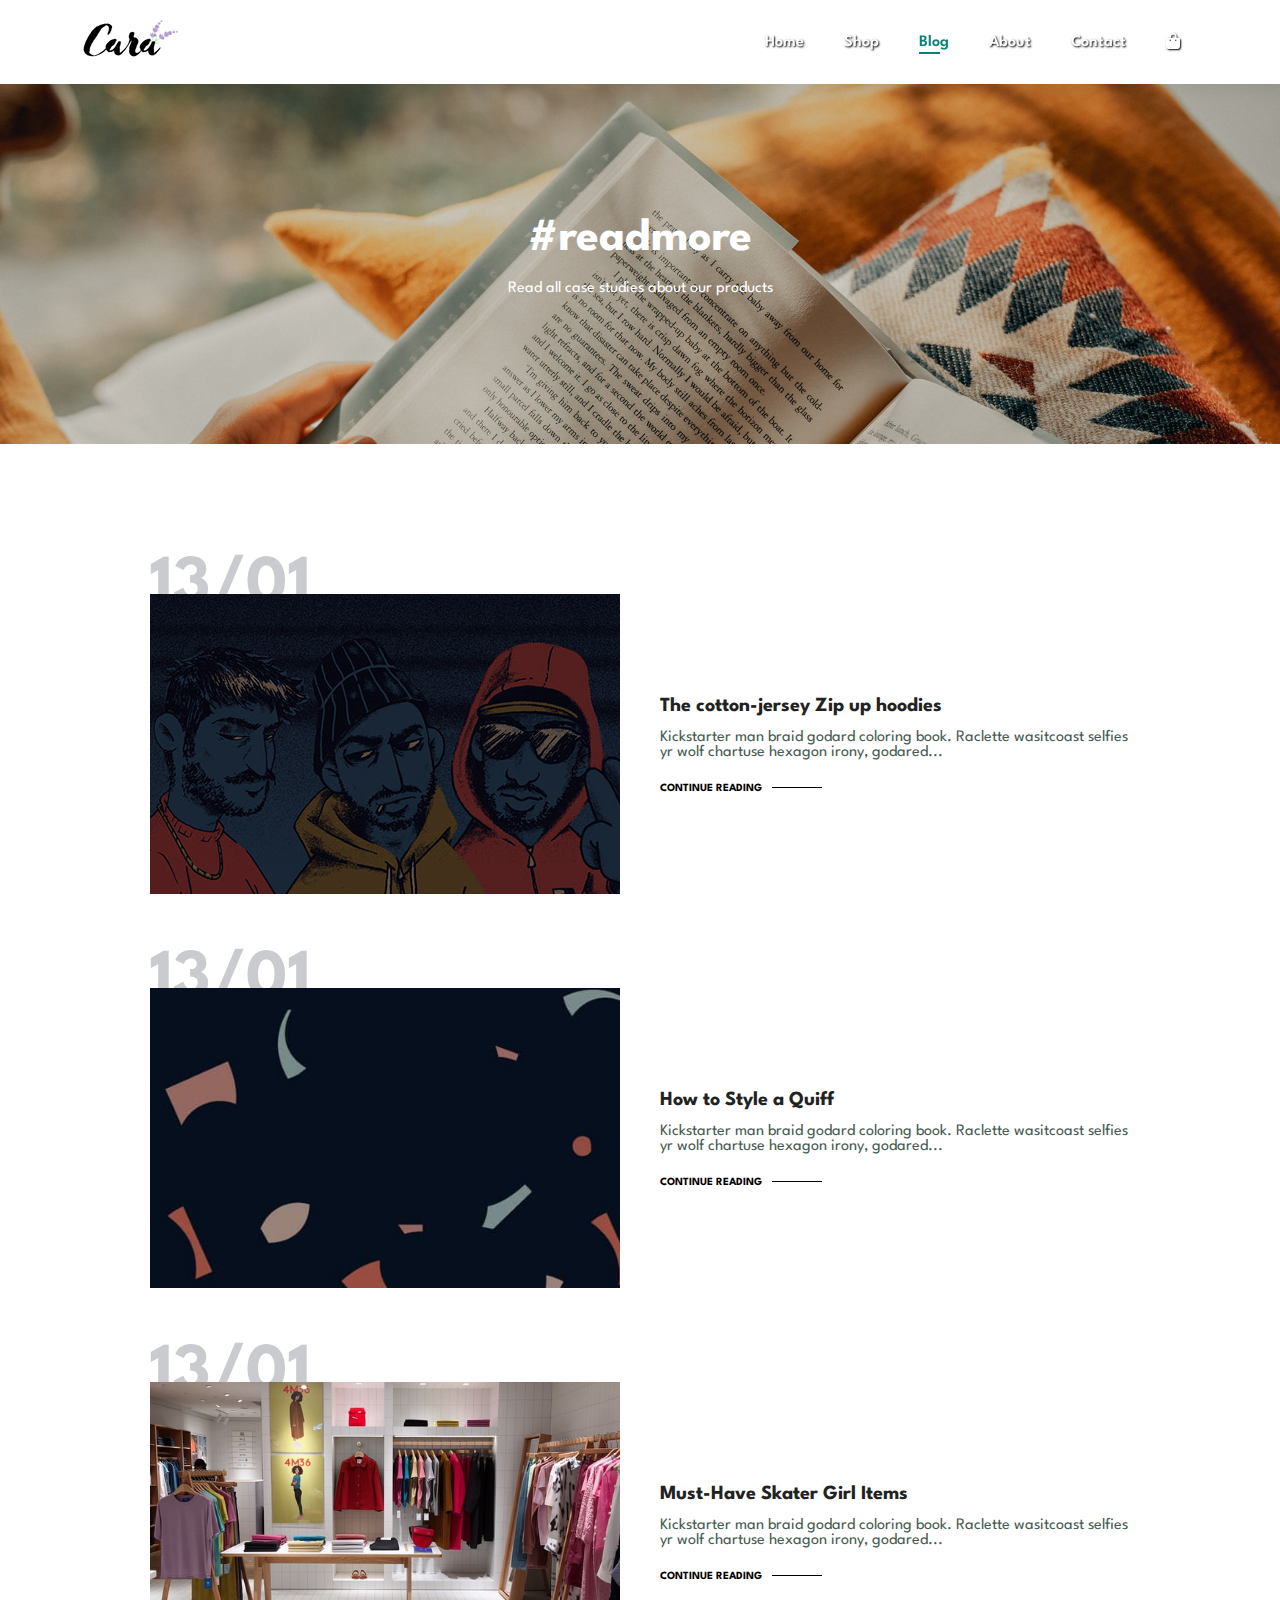
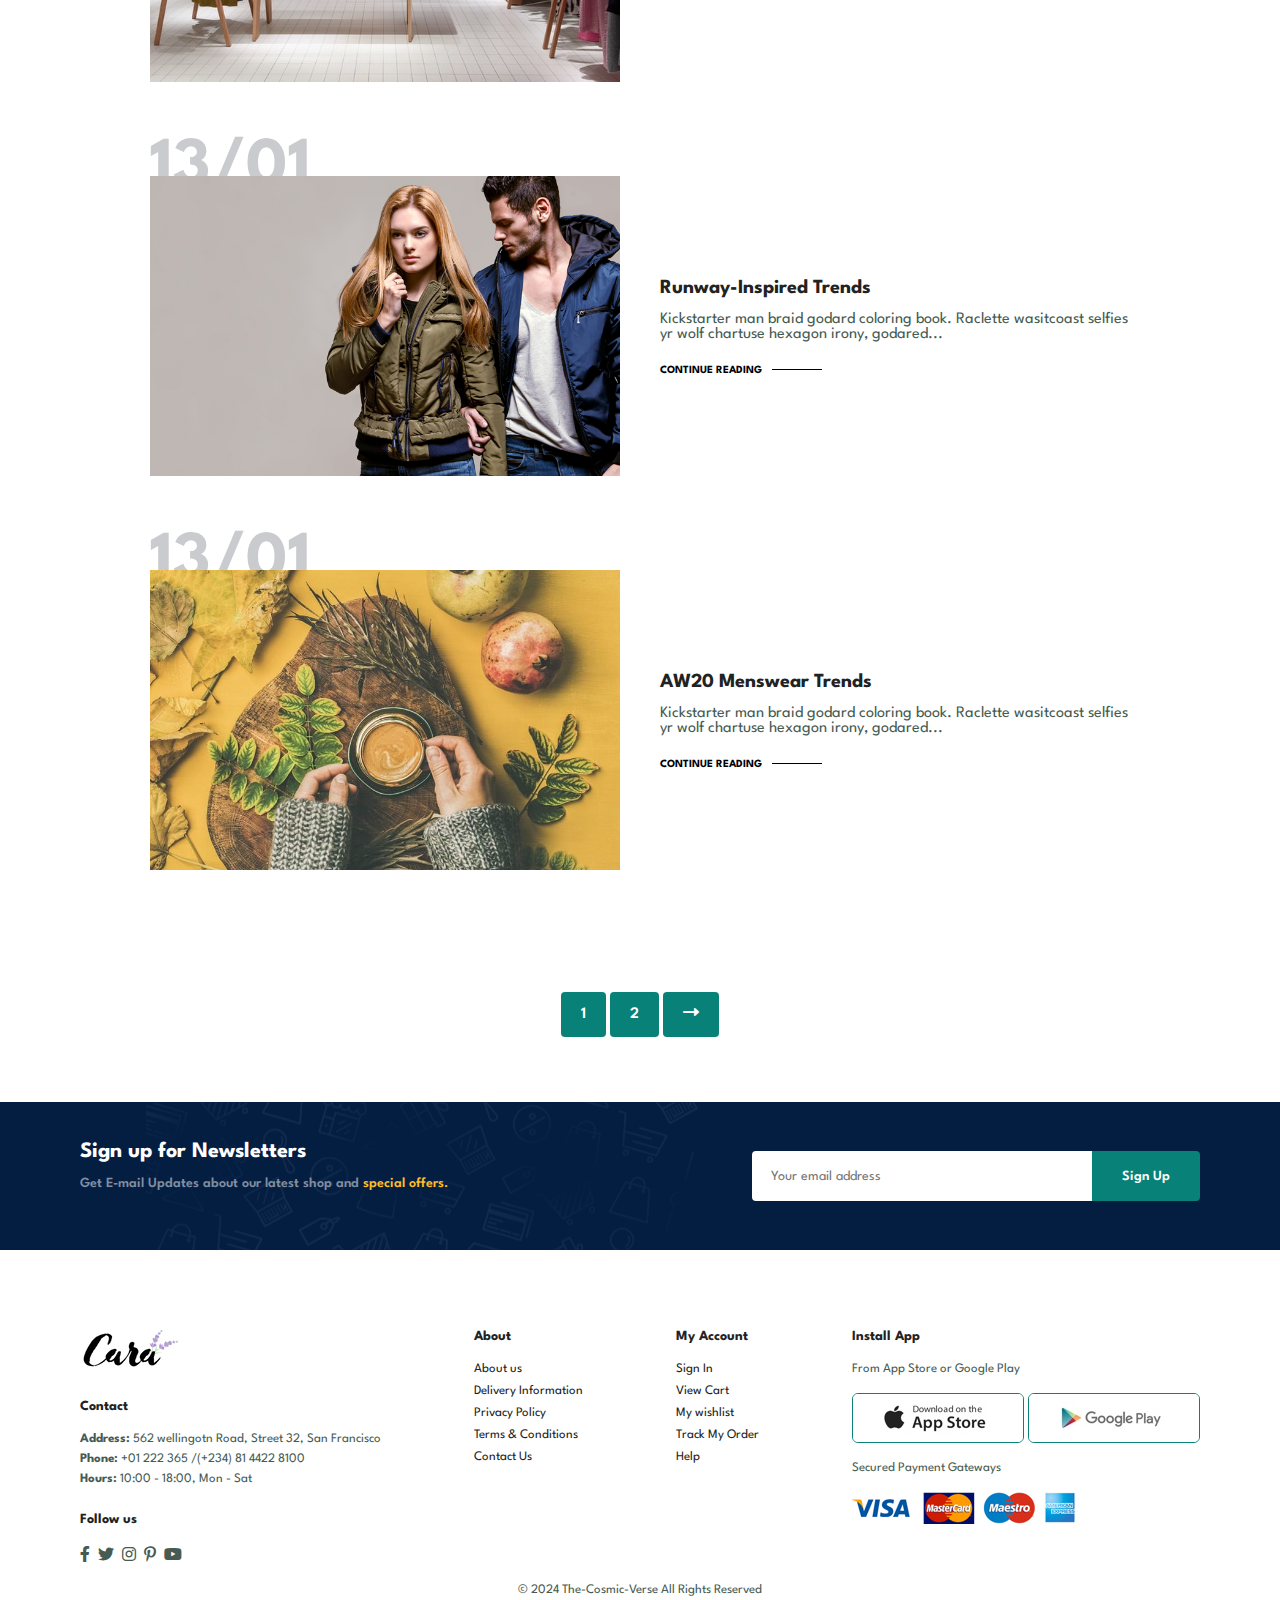
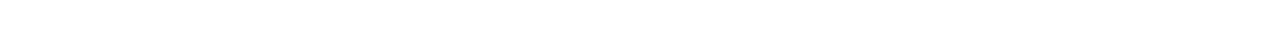
<file: blog.html>
<!DOCTYPE html>
<html lang="en">
<head>
    <meta charset="UTF-8">
    <meta name="viewport" content="width=device-width, initial-scale=1.0">
    <title>Document</title>
    <!-- <link rel="stylesheet" href="https://use.fontawesome.com/releases/v5.15.4/css/all.css"/> -->
    <link rel="stylesheet" href="https://cdnjs.cloudflare.com/ajax/libs/font-awesome/6.0.0-beta3/css/all.min.css">

    <link rel="stylesheet" href="style.css">
</head>
<body>
<section id="header">
<a href="#"><img src="logo.png" class="logo" alt=""></a>

<div>
    <ul id="navbar">
        <li><a  href="index.html">Home</a></li>
        <li><a  href="shop.html">Shop</a></li>
        <li><a href="blog.html" class="active">Blog</a></li>
        <li><a href="about.html">About</a></li>
        <li><a href="contact.html">Contact</a></li>
        <li><a id="lg-bag" href="cart.html"><i class="fa-duotone fa-solid fa-bag-shopping"></i></a></li>   
        <a href="#" id="close"><i class="fas fa-times"></i></a>
    </ul>
</div>
<div id="mobile">
    <a href="cart.html"><i class="fa-duotone fa-solid fa-bag-shopping"></i></a>
    <i id="bar" class="fas fa-outdent"></i>

</div>
</section>    

<section id="page-header" class="blog-header" style="background-image: url(b19.jpg);">
  <h2>#readmore</h2>
  <p>Read all case studies about our products</p>


</section>

<section id="blog">

    <div class="blog-box">
<div class="blog-img">
    <img src="b1.jpg" alt="">
</div>
<div class="blog-details">
<h4>
    The cotton-jersey Zip up hoodies

</h4>
<p>Kickstarter man braid godard coloring book. Raclette wasitcoast selfies yr wolf chartuse hexagon irony, godared...</p>
<a href="#"#>CONTINUE READING</a>
</div>
<h1>13/01</h1>
    </div>

    <div class="blog-box">
        <div class="blog-img">
            <img src="b2.jpg" alt="">
        </div>
        <div class="blog-details">
        <h4>
            How to Style a Quiff
        
        </h4>
        <p>Kickstarter man braid godard coloring book. Raclette wasitcoast selfies yr wolf chartuse hexagon irony, godared...</p>
        <a href="#"#>CONTINUE READING</a>
        </div>
        <h1>13/01</h1>
            </div>

            <div class="blog-box">
                <div class="blog-img">
                    <img src="b3.jpg" alt="">
                </div>
                <div class="blog-details">
                <h4>
                    Must-Have Skater Girl Items
                
                </h4>
                <p>Kickstarter man braid godard coloring book. Raclette wasitcoast selfies yr wolf chartuse hexagon irony, godared...</p>
                <a href="#"#>CONTINUE READING</a>
                </div>
                <h1>13/01</h1>
                    </div>

                    <div class="blog-box">
                        <div class="blog-img">
                            <img src="b4.jpg" alt="">
                        </div>
                        <div class="blog-details">
                        <h4>
                            Runway-Inspired Trends
                        
                        </h4>
                        <p>Kickstarter man braid godard coloring book. Raclette wasitcoast selfies yr wolf chartuse hexagon irony, godared...</p>
                        <a href="#"#>CONTINUE READING</a>
                        </div>
                        <h1>13/01</h1>
                            </div>
                                                
    <div class="blog-box">
        <div class="blog-img">
            <img src="b6.jpg" alt="">
        </div>
        <div class="blog-details">
        <h4>
            AW20 Menswear Trends
        
        </h4>
        <p>Kickstarter man braid godard coloring book. Raclette wasitcoast selfies yr wolf chartuse hexagon irony, godared...</p>
        <a href="#"#>CONTINUE READING</a>
        </div>
        <h1>13/01</h1>
            </div>
        



</section>

<section id="pagination" class="section-p1">
<a href="#">1</a>
<a href="#">2</a>
<a href="#"><i class="fas fa-long-arrow-alt-right"></i></a>

</section>
<section id="newsletter" class="section-p1 section-m1">
    <div class="newstext">
        <h4>Sign up for Newsletters</h4>
        <p>Get E-mail Updates about our latest shop and <span>special offers.</span></p>
    </div>
    <div class="form">
        <input type="text" placeholder="Your email address">
        <button class="normal">Sign Up</button>
    </div>
</section>

<footer class="section-p1">
<div class="col">
<img class="logo" src="logo.png" alt="">
<h4>Contact</h4>
<p><strong>Address:</strong> 562 wellingotn Road, Street 32, San Francisco</p>
<p><strong>Phone:</strong> +01 222 365 /(+234) 81 4422 8100 </p>
<p><strong>Hours:</strong> 10:00 - 18:00, Mon - Sat</p>

<div class="follow">
    <h4>Follow us</h4>
    <div class="icon">
        <i class="fab fa-facebook-f"></i>
        <i class="fab fa-twitter"></i>
        <i class="fab fa-instagram"></i>
        <i class="fab fa-pinterest-p"></i>
        <i class="fab fa-youtube"></i>
    </div>
</div>
</div>

<div class="col">
<h4>About</h4>
<a href="#">About us</a>
<a href="#">Delivery Information</a>
<a href="#">Privacy Policy</a>
<a href="#">Terms & Conditions</a>
<a href="#">Contact Us</a>
</div>

<div class="col">
    <h4>My Account</h4>
    <a href="#">Sign In</a>
    <a href="#">View Cart</a>
    <a href="#">My wishlist</a>
    <a href="#">Track My Order</a>
    <a href="#">Help</a>
    </div>

    <div class="col install">
        <h4>Install App</h4>
        <p>From App Store or Google Play</p>
        <div class="row">
            <img src="app.jpg" alt="">
            <img src="play.jpg" alt="">
        </div>
        <p>Secured Payment Gateways</p>
        <img src="pay.png" alt="">
    </div>

    <div class="copyright">
        <p>© 2024 The-Cosmic-Verse All Rights Reserved</p>
    </div>
</footer>

    <script src="script.js"></script>
</body>
</html>
</file>
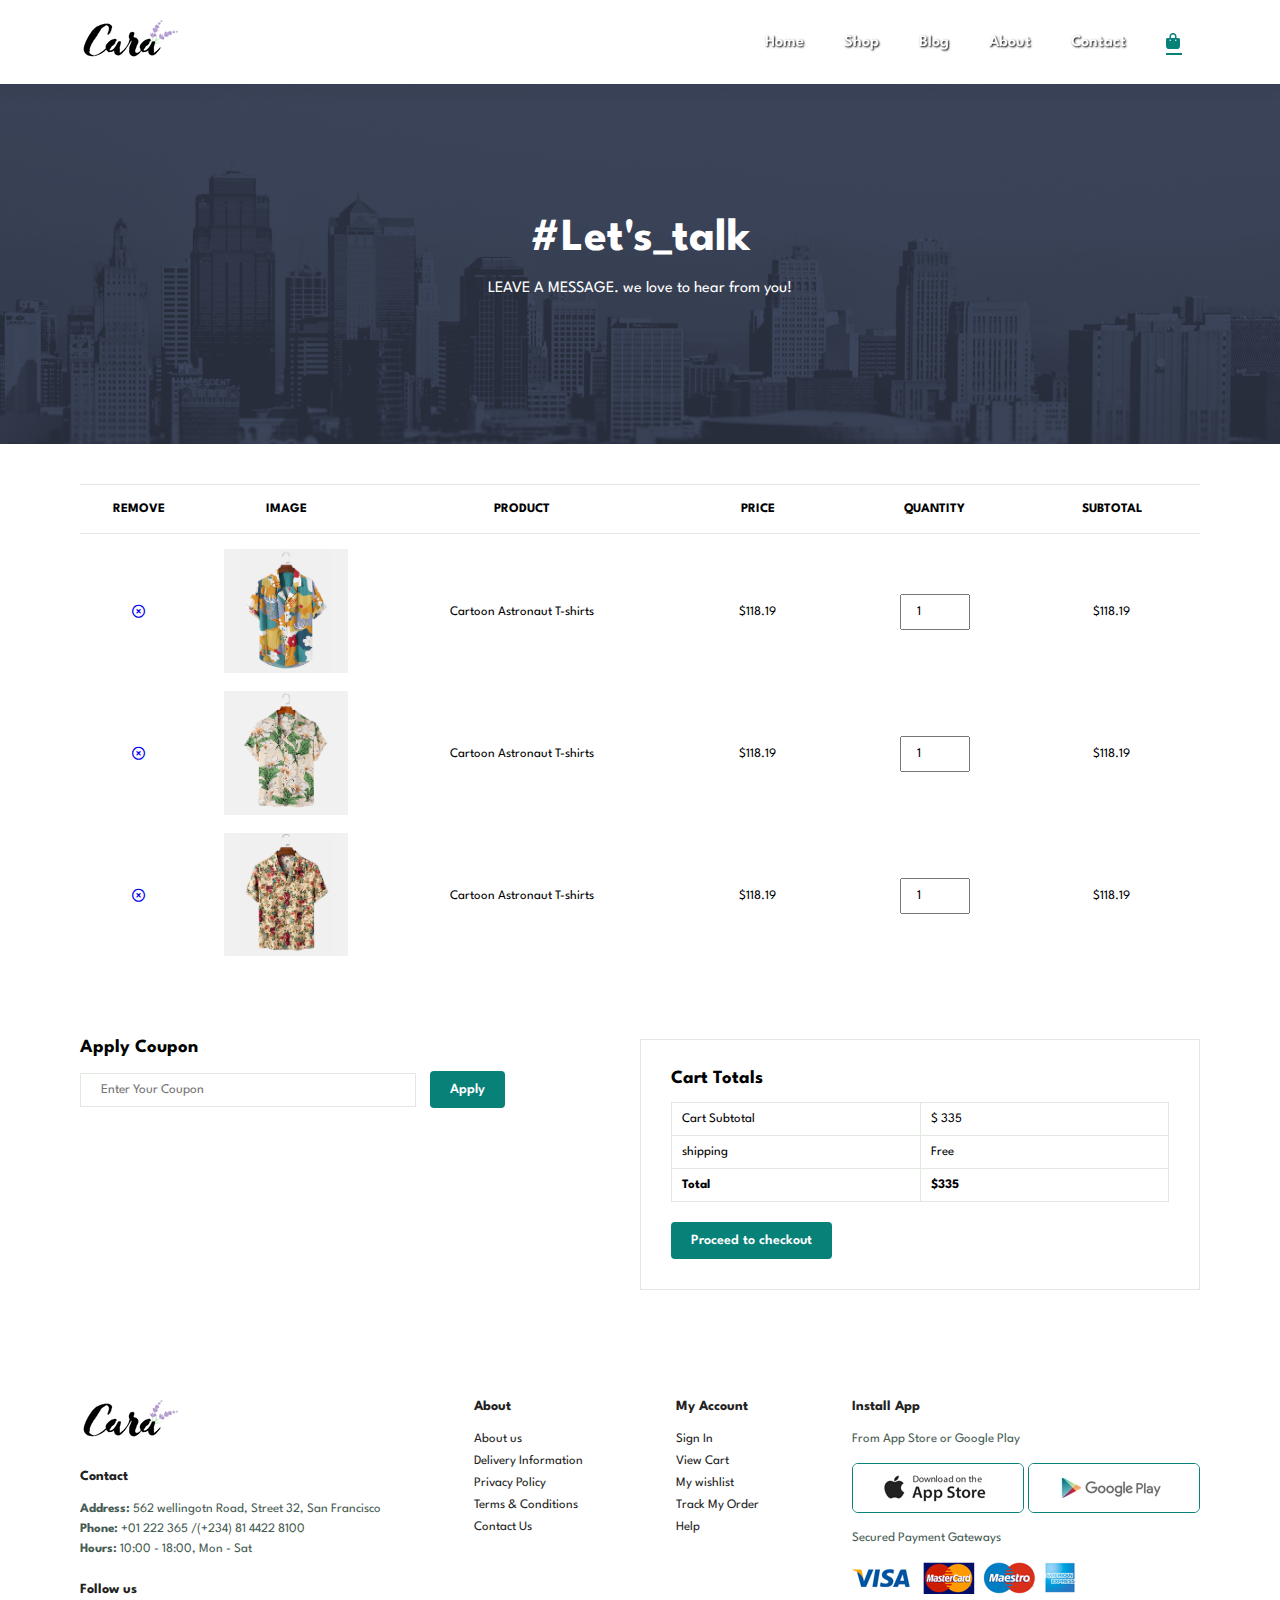
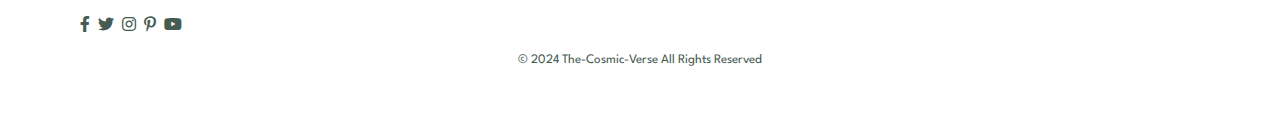
<file: cart.html>
<!DOCTYPE html>
<html lang="en">
<head>
    <meta charset="UTF-8">
    <meta name="viewport" content="width=device-width, initial-scale=1.0">
    <title>Document</title>
    <!-- <link rel="stylesheet" href="https://use.fontawesome.com/releases/v5.15.4/css/all.css"/> -->
    <link rel="stylesheet" href="https://cdnjs.cloudflare.com/ajax/libs/font-awesome/6.0.0-beta3/css/all.min.css">

    <link rel="stylesheet" href="style.css">
</head>
<body>
    <section id="header">
        <a href="#"><img src="logo.png" class="logo" alt=""></a>
        
        <div>
            <ul id="navbar">
                <li><a href="index.html">Home</a></li>
                <li><a href="shop.html">Shop</a></li>
                <li><a href="blog.html">Blog</a></li>
                <li><a href="about.html">About</a></li>
                <li><a href="contact.html">Contact</a></li>
                <li><a id="lg-bag" href="cart.html" class="active"><i class="fa-duotone fa-solid fa-bag-shopping"></i></a></li>   
                <a href="#" id="close"><i class="fas fa-times"></i></a>
            </ul>
        </div>
        <div id="mobile">
            <a href="cart.html"><i class="fa-duotone fa-solid fa-bag-shopping"></i></a>
            <i id="bar" class="fas fa-outdent"></i>
        
        </div>
        </section>    
        



<section id="page-header" class="about-header" style="background-image: url(banner.png);">
  <h2>#Let's_talk</h2>
  <p>LEAVE A MESSAGE. we love to hear from you!</p>


</section>

<section id="cart" class="section-p1">
    <table width="100%">
<thead>
    <tr>
        <td>Remove</td>
        <td>Image</td>
        <td>Product</td>
        <td>Price</td>
        <td>Quantity</td>
        <td>Subtotal</td>
    </tr>
</thead>
<tbody>
    <tr>
        <td>
<a href="#">

    <i class="far fa-times-circle"></i>

</a>
        </td>   
<td>
    <img src="f1.jpg" alt="">
</td>
<td>Cartoon Astronaut T-shirts</td>
<td>$118.19</td>
<td><input type="number" value="1"></td>
<td>$118.19</td>
    </tr>
    <tr>
        <td>
<a href="#">

    <i class="far fa-times-circle"></i>

</a>
        </td>   
<td>
    <img src="f2.jpg" alt="">
</td>
<td>Cartoon Astronaut T-shirts</td>
<td>$118.19</td>
<td><input type="number" value="1"></td>
<td>$118.19</td>
    </tr>  <tr>
        <td>
<a href="#">

    <i class="far fa-times-circle"></i>

</a>
        </td>   
<td>
    <img src="f3.jpg" alt="">
</td>
<td>Cartoon Astronaut T-shirts</td>
<td>$118.19</td>
<td><input type="number" value="1"></td>
<td>$118.19</td>
    </tr>
</tbody>
    </table>
</section>

<section id="cart-add" class="section-p1">
    <div id="coupon">
        <h3>Apply Coupon</h3>
        <div>
            <input type="text" placeholder="Enter Your Coupon">
            <button class="normal">Apply</button>
        </div>
    </div>

    <div id="subtotal">
        <h3>Cart Totals</h3>
        <table>
            <tr>
                <td>Cart Subtotal</td>
                <td>$ 335</td>
                <tr>
                    <td>shipping</td>
                    <td>Free</td>
                </tr>
                <tr>
                    <td><strong>Total</strong></td>
                    <td><strong>$335</strong></td>
                </tr>
            </tr>
        </table>
        <button class="normal" >Proceed to checkout</button>
    </div>
</section>

<footer class="section-p1">
<div class="col">
<img class="logo" src="logo.png" alt="">
<h4>Contact</h4>
<p><strong>Address:</strong> 562 wellingotn Road, Street 32, San Francisco</p>
<p><strong>Phone:</strong> +01 222 365 /(+234) 81 4422 8100 </p>
<p><strong>Hours:</strong> 10:00 - 18:00, Mon - Sat</p>

<div class="follow">
    <h4>Follow us</h4>
    <div class="icon">
        <i class="fab fa-facebook-f"></i>
        <i class="fab fa-twitter"></i>
        <i class="fab fa-instagram"></i>
        <i class="fab fa-pinterest-p"></i>
        <i class="fab fa-youtube"></i>
    </div>
</div>
</div>

<div class="col">
<h4>About</h4>
<a href="#">About us</a>
<a href="#">Delivery Information</a>
<a href="#">Privacy Policy</a>
<a href="#">Terms & Conditions</a>
<a href="#">Contact Us</a>
</div>

<div class="col">
    <h4>My Account</h4>
    <a href="#">Sign In</a>
    <a href="#">View Cart</a>
    <a href="#">My wishlist</a>
    <a href="#">Track My Order</a>
    <a href="#">Help</a>
    </div>

    <div class="col install">
        <h4>Install App</h4>
        <p>From App Store or Google Play</p>
        <div class="row">
            <img src="app.jpg" alt="">
            <img src="play.jpg" alt="">
        </div>
        <p>Secured Payment Gateways</p>
        <img src="pay.png" alt="">
    </div>

    <div class="copyright">
        <p>© 2024 The-Cosmic-Verse All Rights Reserved</p>
    </div>
</footer>

    <script src="script.js"></script>
</body>
</html>
</file>
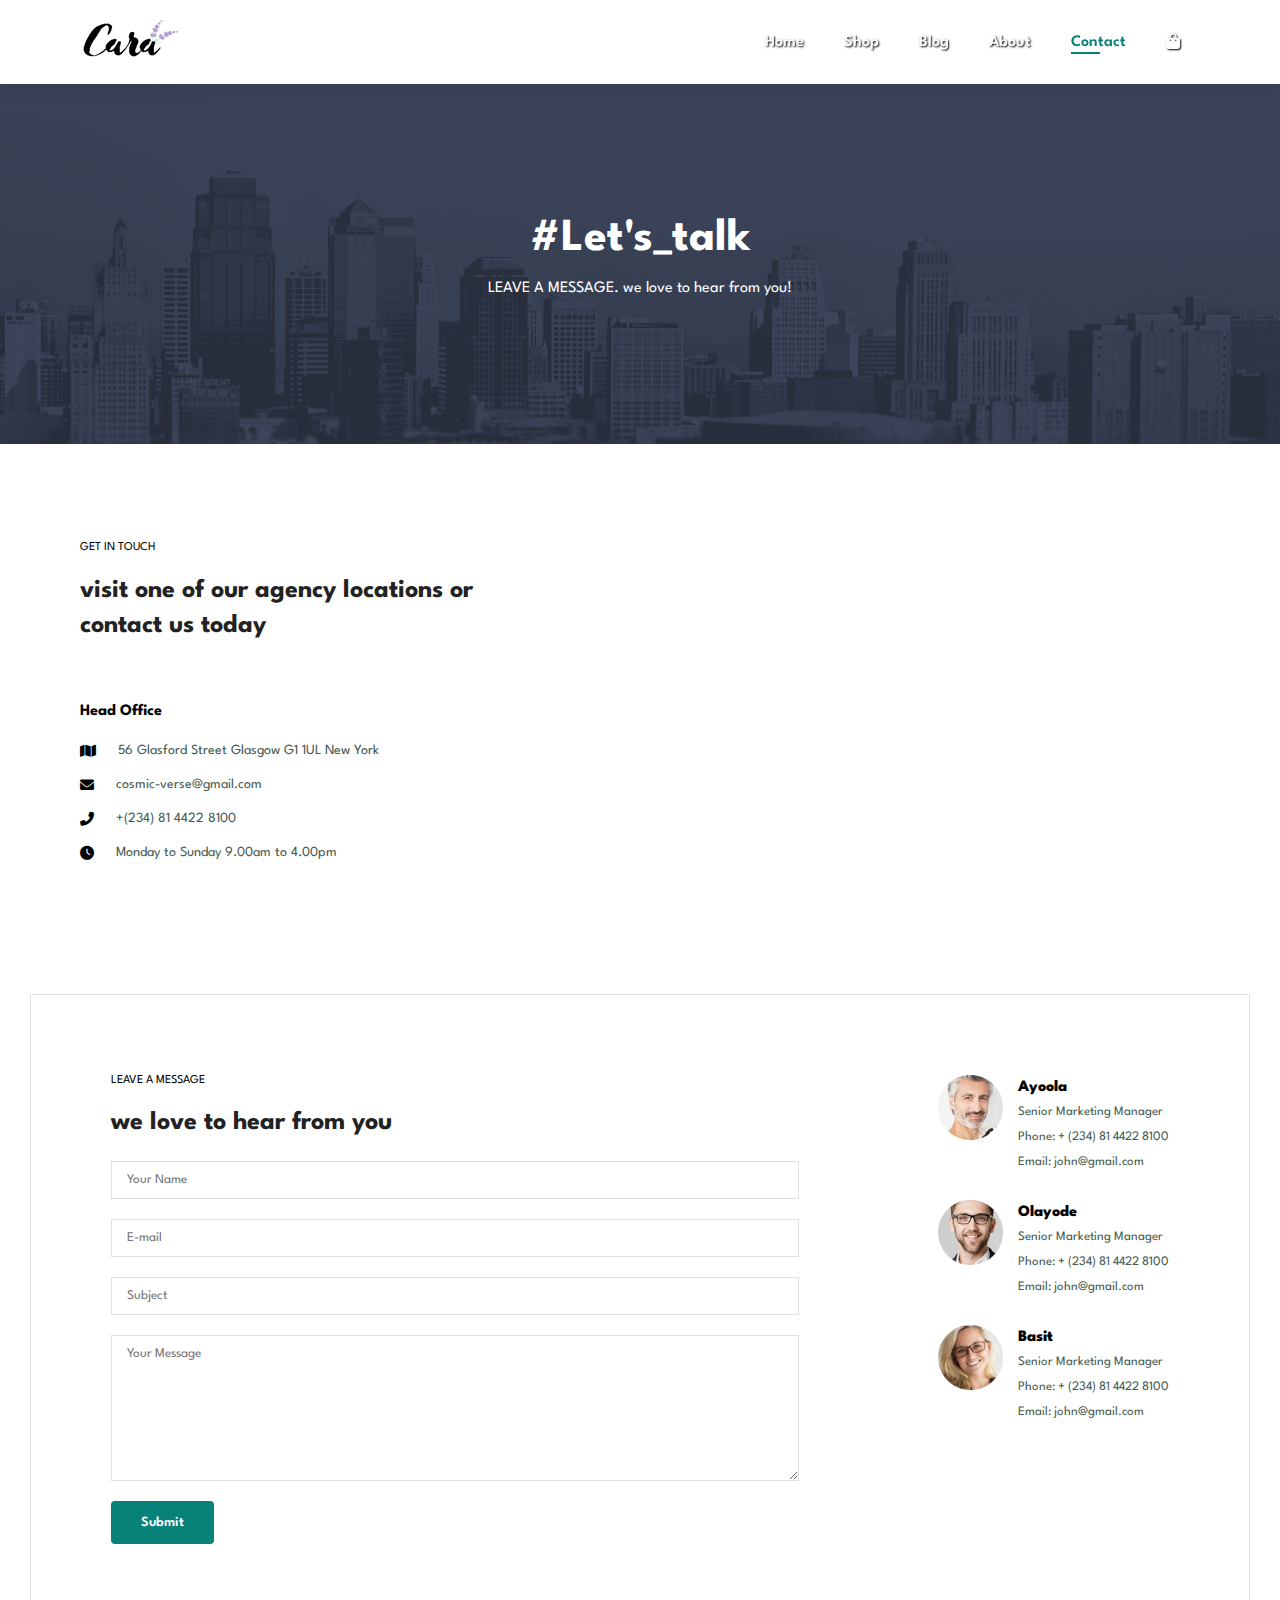
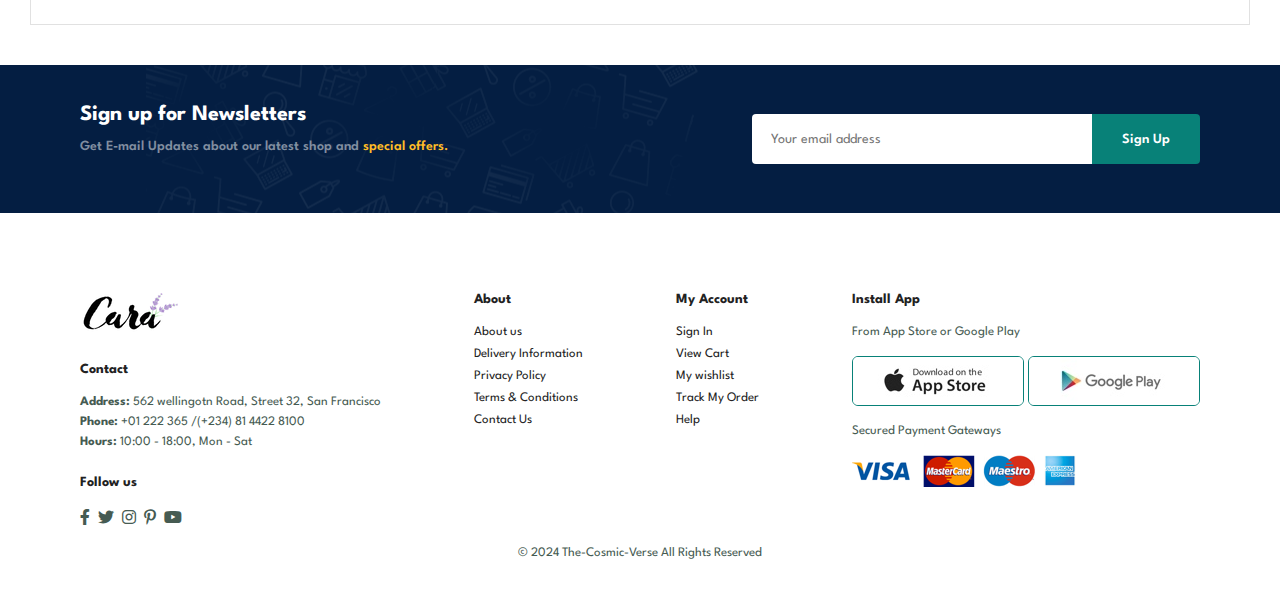
<file: contact.html>
<!DOCTYPE html>
<html lang="en">
<head>
    <meta charset="UTF-8">
    <meta name="viewport" content="width=device-width, initial-scale=1.0">
    <title>Document</title>
    <!-- <link rel="stylesheet" href="https://use.fontawesome.com/releases/v5.15.4/css/all.css"/> -->
    <link rel="stylesheet" href="https://cdnjs.cloudflare.com/ajax/libs/font-awesome/6.0.0-beta3/css/all.min.css">

    <link rel="stylesheet" href="style.css">
</head>
<body>
<section id="header">
<a href="#"><img src="logo.png" class="logo" alt=""></a>

<div>
    <ul id="navbar">
        <li><a  href="index.html">Home</a></li>
        <li><a  href="shop.html">Shop</a></li>
        <li><a href="blog.html" >Blog</a></li>
        <li><a href="about.html" >About</a></li>
        <li><a href="contact.html" class="active">Contact</a></li>
        <li><a id="lg-bag" href="cart.html"><i class="fa-duotone fa-solid fa-bag-shopping"></i></a></li>   
        <a href="#" id="close"><i class="fas fa-times"></i></a>
    </ul>
</div>
<div id="mobile">
    <a href="cart.html"><i class="fa-duotone fa-solid fa-bag-shopping"></i></a>
    <i id="bar" class="fas fa-outdent"></i>

</div>
</section>    

<section id="page-header" class="about-header" style="background-image: url(banner.png);">
  <h2>#Let's_talk</h2>
  <p>LEAVE A MESSAGE. we love to hear from you!</p>


</section>

<section id="contact-details" class="section-p1">
    <div class="details">
<span>GET IN TOUCH</span>
<h2>visit one of our agency locations or contact us today<h2>
<h3>Head Office</h3>
<li>
    <i class="fas fa-map"></i>
<p>56 Glasford Street Glasgow G1 1UL New York</p>

</li>
<li>
    <i class="fas fa-envelope"></i>
<p>cosmic-verse@gmail.com</p>

</li><li>
    <i class="fas fa-phone-alt"></i>
<p>+(234) 81 4422 8100</p>

</li><li>
    <i class="fas fa-clock"></i>
<p>Monday to Sunday 9.00am to 4.00pm</p>

</li>
    </div>

    <div class="map">
        <iframe src="https://www.google.com/maps/embed?pb=!1m18!1m12!1m3!1d2469.687034842511!2d-1.257092824127264!3d51.75704619243627!2m3!1f0!2f0!3f0!3m2!1i1024!2i768!4f13.1!3m3!1m2!1s0x4876c6a9ef8c485b%3A0xd2ff1883a001afed!2sUniversity%20of%20Oxford!5e0!3m2!1sen!2sng!4v1728945888965!5m2!1sen!2sng" 
        width="600" height="450" style="border:0;" allowfullscreen="" loading="lazy"
         referrerpolicy="no-referrer-when-downgrade"></iframe>
    </div>
</section>

<section id="form-details">
    <form action="">
        <span>LEAVE A MESSAGE</span>
        <h2>we love to hear from you</h2>
        <input type="text" name="" id="" placeholder="Your Name">
        <input type="text" name="" id="" placeholder="E-mail">
        <input type="text" name="" id="" placeholder="Subject">
        <textarea name="" id="" cols="30" rows="10" placeholder="Your Message"></textarea>
        <button class="normal">Submit</button>
    </form>

    <div class="people">
        <div>
            <img src="1.png" alt="">
            <p><span>Ayoola</span> Senior Marketing Manager <br> Phone: + (234) 81 4422 8100 <br> Email: john@gmail.com</p>
        </div>
        <div>
            <img src="2.png" alt="">
            <p><span>Olayode</span> Senior Marketing Manager <br> Phone: + (234) 81 4422 8100 <br> Email: john@gmail.com</p>
        </div>
        <div>
            <img src="3.png" alt="">
            <p><span>Basit</span> Senior Marketing Manager <br> Phone: + (234) 81 4422 8100 <br> Email: john@gmail.com</p>
        </div>
    </div>
</section>

<section id="newsletter" class="section-p1 section-m1">
    <div class="newstext">
        <h4>Sign up for Newsletters</h4>
        <p>Get E-mail Updates about our latest shop and <span>special offers.</span></p>
    </div>
    <div class="form">
        <input type="text" placeholder="Your email address">
        <button class="normal">Sign Up</button>
    </div>
</section>

<footer class="section-p1">
<div class="col">
<img class="logo" src="logo.png" alt="">
<h4>Contact</h4>
<p><strong>Address:</strong> 562 wellingotn Road, Street 32, San Francisco</p>
<p><strong>Phone:</strong> +01 222 365 /(+234) 81 4422 8100 </p>
<p><strong>Hours:</strong> 10:00 - 18:00, Mon - Sat</p>

<div class="follow">
    <h4>Follow us</h4>
    <div class="icon">
        <i class="fab fa-facebook-f"></i>
        <i class="fab fa-twitter"></i>
        <i class="fab fa-instagram"></i>
        <i class="fab fa-pinterest-p"></i>
        <i class="fab fa-youtube"></i>
    </div>
</div>
</div>

<div class="col">
<h4>About</h4>
<a href="#">About us</a>
<a href="#">Delivery Information</a>
<a href="#">Privacy Policy</a>
<a href="#">Terms & Conditions</a>
<a href="#">Contact Us</a>
</div>

<div class="col">
    <h4>My Account</h4>
    <a href="#">Sign In</a>
    <a href="#">View Cart</a>
    <a href="#">My wishlist</a>
    <a href="#">Track My Order</a>
    <a href="#">Help</a>
    </div>

    <div class="col install">
        <h4>Install App</h4>
        <p>From App Store or Google Play</p>
        <div class="row">
            <img src="app.jpg" alt="">
            <img src="play.jpg" alt="">
        </div>
        <p>Secured Payment Gateways</p>
        <img src="pay.png" alt="">
    </div>

    <div class="copyright">
        <p>© 2024 The-Cosmic-Verse All Rights Reserved</p>
    </div>
</footer>

    <script src="script.js"></script>
</body>
</html>
</file>
<file: style.css>
@import url("https://fonts.googleapis.com/css2?family=Spartan:wght@100;200;300;400;500;600;700;800;900&display=swap");
* {
  margin: 0;
  padding: 0;
  box-sizing: border-box;
  font-family: "Spartan", sans-serif;
}

html {
  scroll-behavior: smooth;
}

/* Global Styles */

h1 {
  font-size: 50px;
  line-height: 64px;
  color: #222;
}

h2 {
  font-size: 46px;
  line-height: 54px;
  color: #222;
}

h4 {
  font-size: 20px;
  color: #222;
}

h6 {
  font-weight: 700;
  font-size: 12px;
}

p {
  font-size: 16px;
  color: #465b52;
  margin: 15px 0 20px 0;
}

.section-p1 {
  padding: 40px 80px;
}

.section-m1 {
  margin: 40px 0;
}

button.normal {
  font-size: 14px;
  font-weight: 600;
  padding: 15px 30px;
  color: #000;
  background-color: #fff;
  border-radius: 4px;
  cursor: pointer;
  border: none;
  outline: none;
  transition: 0.2s;
}


button.white {
  font-size: 13px;
  font-weight: 600;
  padding: 11px 18px;
  color: #fff;
  background-color: transparent;
  cursor: pointer;
  border: 1px solid #fff;
  outline: none;
  transition: 0.2s;
}
body {
  width: 100%;
  /* height: 100%;
  margin: 0;
  padding: 0;
  overflow-x: hidden; */
}

#header{
    display: flex;
    align-items: center;
    justify-content: space-between;
    padding: 20px 80px;
    background: rgba(255, 255, 255, 0.5);
    box-shadow: 0 5px 15px rgba(0, 0, 0, 0.06);
    z-index: 999;
    position: sticky;
    top: 0;
    left: 0;
    /* border: 1px solid #e64fb8; */
}

#navbar{
    display: flex;
    align-items: center;
    justify-content: center;
    

}

#navbar li{
    list-style: none;
    padding: 0 20px;
    position: relative;
}

#navbar li a{
    text-decoration: none;
    font-size: 16px;
    font-weight: 600;
    /* color: #1a1a1a; */
    transition: 0.3s ease;
    color: white;
    text-shadow: 1px 1px 2px rgba(0, 0, 0, 1);
    /* text-shadow: 0.2px 0.2px 0.5px rgba(0, 0, 0, 0.5); */


    /* text-shadow: 0.5px 0.5px 1px rgba(0, 0, 0, 0.3); */

} 
#navbar li a:hover, 
#navbar li a.active{
    color: #088178;
    /* text-shadow: 0.5px 0.5px 1px rgba(0, 0, 0, 0.7); */
    /* background-color: rgba(0, 255, 0, 0.3); */
    /* text-shadow: 0.5px 0.5px 1px rgba(0, 0, 0, 0.5);  */
    text-shadow: none;

}

#navbar li a.active::after, 
#navbar li a:hover::after {
    content: "";
    width: 30%;
    height: 2px;
    background: #088178;
    position: absolute;
    bottom: -4px;
    left: 20px;
}


#mobile {
  display: none;
  align-items: center;
}
#close {
  display: none;
}
#hero {
    background-image: url("fashionable-man-posing-studio.jpg");
    height: 90vh;
    width: 100%;
    background-size: cover;
    background-position: top 5% right 0;
    padding: 0 80px;
    display: flex;
    flex-direction: column;
    align-items: flex-start;
    justify-content: center;
}

#hero h4 {
    padding-bottom: 15px;

}
#hero h1 {
    color: #088178;
}

#hero button {
    background-image: url(button.png);
    background-color: transparent;
    color: #088178;
    border: 0;
    padding: 14px 80px 14px 65px;
    background-repeat: no-repeat;
    cursor: pointer;
    font-weight: 700;
    font-size: 15px;
}

#feature {
  display: flex;
  align-items: center;
  justify-content: space-between;
  flex-wrap: wrap;
}

#feature .fe-box{
  width: 180px;
  text-align: center;
  padding: 25px 15px;
  box-shadow: 20px 20px 34px rgba(0, 0, 0, 0.03);
  border: 1px solid #cce7d0;
  border-radius: 4px;
  margin: 15px 0;

}
#feature .fe-box:hover {
  box-shadow: 10px 10px 54px rgba(70, 62, 221, 0.1);
}

#feature .fe-box img{
width: 100%;
margin-bottom: 10px;
}

#feature .fe-box h6 {
  display: inline-block;
  padding: 9px 8px 6px 8px;
  line-height: 1;
  border-radius: 4px;
  color: #088178;
  background-color: #fddde4;
}

#feature .fe-box:nth-child(2) h6 {
  background-color: #cdebbc;

}

#feature .fe-box:nth-child(3) h6 {
  background-color: #d1e8f2;

}
#feature .fe-box:nth-child(4) h6 {
  background-color: #cdd4f8;

}
#feature .fe-box:nth-child(5) h6 {
  background-color: #f6dbf6;

}
#feature .fe-box:nth-child(6) h6 {
  background-color: #fff2e5;

}

#product1 {
  text-align: center;
}
#product1 .pro-container {
  display: flex;
  justify-content: space-between;
  padding-top: 20px;
  flex-wrap: wrap;
}

#product1 .pro {
  width: 23%;
  min-width: 250px;
  padding: 10px 12px;
  border: 1px solid #cce7d0;
  border-radius: 25px;
  cursor: pointer;
  box-shadow: 20px 20px 30px rgba(0, 0, 0, 0.02);
  margin: 15px 0;
  transition: 0.2s ease;
  position: relative;
}

#product1 .pro:hover{
  box-shadow: 20px 20px 30px rgba(0, 0, 0, 0.06);

}

#product1 .pro img {
  width: 100%;
  border-radius: 20px;
}

#product1 .pro .des {
text-align: start;
padding: 10px 0;
}
#product1 .pro .des span {
  color: #606063;
  font-size: 12px;

}
#product1 .pro .des h5 {
  padding-top: 7px;
  color: #1a1a1a;
  font-size: 14px;
}

#product1 .pro .des i {
font-size: 12px;
color: rgb(243, 181, 25);
}
#product1 .pro .des h4 {
  padding-top: 7px;
  font-size: 15px;
  font-weight: 700;
  color: #088178;
}
#product1 .pro .cart {
  width: 40px;
  height: 40px;
  line-height: 40px;
  border-radius: 50px;
  background-color: #e8f6ea;
  font-weight: 500;
  color: #088178;
  border: 1px solid #cce7d0;
  position: absolute;
  bottom: 20px;
  right: 10px;
  display: flex;
  justify-content: center;
  align-items: center;
}



#product1 .pro .cart i {
  color: #088178; /* Set the color of the cart icon */
  /* font-size: 16px; */
}

#banner {
  display: flex;
  flex-direction: column;
  justify-content: center;
  align-items: center;
  text-align: center;
  background-image: url(b2.jpg);
  width: 100%;
  height: 40vh;
  background-size: cover;
  background-position: center;
}

#banner h4 {
  color: white;
  font-size: 16px;
}

#banner h2 {
  color: white;
  font-size: 30px;
  padding: 10px 0;
}


#banner h2 span {
  color: #ef3636;
 
}

#banner button:hover{
  background-color: #088178;
  color: #fff;
}

#sm-banner {
  display: flex;
  justify-content: space-between;
  flex-wrap: wrap;
}
#sm-banner .banner-box {
  display: flex;
  flex-direction: column;
  justify-content: center;
  align-items: flex-start;
  padding: 30px;
  background-image: url(b17.jpg);
  min-width: 580px;
  height: 50vh;
  background-size: cover;
  background-position: center;
}

#sm-banner .banner-box2 {
 
  background-image: url(b10.jpg);
 
}


#sm-banner h4 {
  color: #fff;
  font-size: 20px;
  font-weight: 300;
}


#sm-banner h2 {
  color: #fff;
  font-size: 28px;
  font-weight: 800;
}

#sm-banner span {
color: #fff;
font-size: 14px;
font-weight: 500;
padding-bottom: 15px;
}

#sm-banner .banner-box:hover button {
  background-color: #088178;
  border: 1px solid #088178;
}

#banner3 {
  display: flex;
  justify-content: space-between;
  flex-wrap: wrap;
  padding: 0 80px;
}

#banner3  .banner-box {
  display: flex;
  flex-direction: column;
  justify-content: center;
  align-items: flex-start;
  padding: 20px;
  background-image: url(b7.jpg);
  min-width: 30%;
  height: 30vh;
  background-size: cover;
  background-position: center;
  margin-bottom: 20px;
}


#banner3  .banner-box2 {

  background-image: url(b4.jpg);
  
}


#banner3  .banner-box3 {

  background-image: url(b18.jpg);
  
}

#banner3  .banner-box3 h3 span {

color: #0826ad;  
background-color: #4470cf;

}


#banner3  h2 {
  color: #fff;
  font-weight: 900;
  font-size: 22px;
}


#banner3  h3 {
  color: #ec544e;
  font-weight: 800;
  font-size: 15px;
}

#newsletter {
  display: flex;
  justify-content: space-between;
  flex-wrap: wrap;
  align-items: center;
  background-image: url(b14.png);
  background-repeat: no-repeat;
  background-position: 20% 30%;
  background-color: #041e42;
  
}

#newsletter h4 {
  font-size: 22px;
  font-weight: 700;
  color: #fff;
}

#newsletter p {
  font-size: 14px;
  font-weight: 600;
  color: #818ea0;
}

#newsletter p span {
  color: #ffbd27;
}

#newsletter input {
  height: 3.125rem;
  padding: 0 1.25em;
  font-size: 14px;
  width: 100%;
  border: 1px solid transparent;
  border-radius: 4px;
  outline: none;
  border-top-right-radius: 0;
  border-bottom-right-radius: 0;
}

#newsletter button {
  background-color: #088178;
  color: #fff;
  white-space: nowrap;
  border-top-left-radius: 0;
  border-bottom-left-radius: 0;
}

#newsletter .form {
display: flex;
width: 40%;

}

footer {
  display: flex;
  flex-wrap: wrap;
  justify-content: space-between;

}

footer .col {
  display: flex;
  flex-direction: column;
  align-items: flex-start;
  margin-bottom: 20px;
}

footer .logo {
margin-bottom: 30px;
}

footer h4 {
  font-size: 14px;
  padding-bottom: 20px;
}

footer p {
  font-size: 13px;
  margin: 0 0 8px 0;
}

footer a {
  font-size: 13px;
  text-decoration: none;
  color: #222;
  margin-bottom: 10px;
}

footer .follow {
  margin-top: 20px;
} 

footer .follow i {
  color: #465b52;
  padding-right: 4px;
  cursor: pointer;
}

footer .install .row img {
  border: 1px solid #088178;
  border-radius: 6px;
}

footer .install img {
  margin: 10px 0 15px 0;

}

footer .follow i:hover,
footer a:hover {
  color: #088178;

}

footer .copyright {
  width: 100%;
  text-align: center;
}

/* blog page  */

@media (max-width:799px) {
  .section-p1 {
    padding: 40px 40px;
  }
  #navbar{
    display: flex;
    flex-direction: column;
    align-items: flex-start;
    justify-content: flex-start;
    position: fixed;
    top: 0;
    right: -300px;
    height: 70vh;
    width: 300px;
    background-color: pink;
    box-shadow: 0 40px 60px rgba(0, 0, 0, 0.1);
    padding: 80px 0 0 10px;
    transition: 0.3s;
  }

  #navbar.active {
    right: 0px;
  }
  #navbar li {
    margin-bottom: 25px;
  }
  #mobile {
    display: flex;
    align-items: center;
  }

  #mobile i {
    color: #1a1a1a;
    font-size: 24px;
    padding-left: 20px;
  }
 
  #close {
    position: absolute;
    top: 30px;
    left: 30px;
    color: #222;
    font-size: 24px;
    display: initial;
  }
  #lg-bag {
    display: none;
  }
  body {
    font-size: 0.9rem; /* Adjust to smaller sizes */
}

#hero {
height: 70vh;
padding: 0 80px;
background-position: top 30% right 30%;
}


#feature {
  justify-content: center;

}
#feature .fe-box {
  margin: 15px 15px;
}

#product1 .pro-container {
  justify-content: center;
}

#product1 .pro {
  margin: 15px;
}

#banner {
  height: 20vh;
}

#sm-banner .banner-box {
  min-width: 100%;
  height: 30vh;
  margin-top: 20px;
}
#banner3 {
  padding: 0 40px;
}

#banner3 .banner-box {
  width: 28%;
}

#newsletter  .form {
  width: 70%;
}

}


/* small screen  */

@media (max-width: 477px) {
  .section-p1 {
    padding: 20px;
  }
  #header {
    padding: 10px 30px;
  }
  h1 {
    font-size: 38px;
  }
  h2 {
    font-size: 32px;
  }
  #hero {
    padding: 0 20px;
    background-position: 85%;
    background-size: cover;
    padding: 0 20px;
  }
  #feature {
    justify-content: space-between;
  }
#feature .fe-box {
  width: 155px;
  margin: 0 0 15px 0;
}

#product1 .pro {
  width: 100%;
}
#banner {
  height: 40vh;
}

#sm-banner .banner-box {
  height: 40vh;
}
#sm-banner .banner-box2 {
  margin-top: 20px;
}
#banner3 {
  padding: 0 20px;
}
#banner3 .banner-box {
  width: 100%;
}
#newsletter {
  padding: 40px 20px;
}
#newsletter .form {
  width: 100%;
}

footer .copyright {
  text-align: start;
}
/* single product  */


}






#page-header {
  background-image: url(b1.jpg);
  width: 100%;
  height: 40vh;
  background-size: cover;
  display: flex;
  justify-content: center;
  text-align: center;
  flex-direction: column;
  padding: 14px;
}

#page-header h2, 
#page-header p {
  color: white;
}

#pagination {
  text-align: center;
}

#pagination a {
  text-decoration: none;
  background-color: #088178;
  padding: 15px 20px;
  border-radius: 4px;
  color: white;
  font-weight: 600;
}

#pagination a i {
font-size: 16px;
font-weight: 600;
}

#prodetails {
  display: flex;
  margin-top: 20px;
}
#prodetails .single-pro-image {
width: 40%;
margin-right: 50px;
}

.small-img-group {
  display: flex;
  justify-content: space-between;

}

.small-image-col {
  flex-basis: 24%;
  cursor: pointer;
}

#prodetails .single-pro-details {
  width: 50%;
  padding-top: 30px;
}

#prodetails .single-pro-details h4 {
  padding: 40px 0 20px 0;

}
#prodetails .single-pro-details h2 {
font-size: 26px;
}

#prodetails .single-pro-details select {
  display: block;
  padding: 5px 10px;
  margin-bottom: 10px;
}

#prodetails .single-pro-details input {
  width: 50px;
  height: 47px;
  padding-left: 10px;
  font-size: 16px;
  margin-right: 10px;
}
#prodetails .single-pro-details input:focus {
  outline: none;
}

#prodetails .single-pro-details button {
  background-color: #088178;
  color: white;
}

#prodetails .single-pro-details span {
  line-height: 25px;
}


@media (max-width: 477px) {

  #prodetails {
    display: flex;
    flex-direction: column;
  }
  
#prodetails .single-pro-image {
  width: 100%;
  margin-right: 0px;
}
#prodetails .single-pro-details {
width: 100%;

}

}


#blog {
  padding: 150px 150px 0 150px;

}

#blog .blog-box{
display: flex;
align-items: center;
width: 100%;
position: relative;
padding-bottom: 90px;
}

#blog .blog-img {
width: 50%;
margin-right: 40px;
}

#blog img {
  width: 100%;
  height: 300px;
  object-fit: cover;
}



#blog .blog-details {
  width: 50%;
  }
  

  #blog .blog-details a {
    text-decoration: none;
    font-size: 11px;
    color: black;
    font-weight: 700;
    position: relative;
    transition: 0.3s;
  }

  #blog .blog-details a::after {
    content: "";
    width: 50px;
    height: 1px;
    background-color: black;
    position: absolute;
    top: 4px;
    right: -60px;
  }


  #blog .blog-details a:hover {
    color: #088178;
  }



  #blog .blog-details a:hover:after {
    background-color: #088178;
  }

  #blog .blog-details h1 {
    position: absolute;
    top: -40px;
    left: 0;
    font-size: 70px;
    font-weight: 700;
    color: #c9cbce;
  }


  #blog .blog-box h1 {
    position: absolute;
    top: -40px;
    left: 0;
    font-size: 70px;
    font-weight: 700;
    color: #c9cbce;
    z-index: -9;
  }



/* 

#page-header .blog-header {
background-image: url(banner/b17.jpg);
  }
   */

   @media (max-width: 477px) {
    /* blog page  */
#blog {
  padding: 100px 20px 0 20px;
}
#blog .blog-box {
  display: flex;
  flex-direction: column;
  align-items: flex-start;

}

#blog .blog-img {
  width: 100%;
  margin-top: 0px;
  margin-bottom: 30px;
}

#blog .blog-details {
  width: 100%;
}
   }


   /* about page  */
/* 
   #page-header .about-header {
  } */

  #about-head {
    display: flex;
    align-items: center;
  }
  #about-head img {
    width: 50%;
    height: auto;
  }

  #about-head  div {
    padding-left: 40px;
  }

  #about-app {
    text-align: center;
  }

  #about-app .video {
    width: 70%;
    height: 100%;
    margin: 30px auto 0 auto;
  }

  #about-app .video video {
    width: 100%;
    height: 100%;
    border-radius: 20px;
  }
  
  /* about-page  */
#about-head {
  flex-direction: column;

}
#about-head img {
  width: 100%;
  margin-bottom: 20px;
}

#about-head div {
  padding-left: 8px;
} 

#about-app .video {
  width: 100%;

}


/* contact page  */
#contact-details {
  display: flex;
  align-items: center;
  justify-content: space-between;
}

#contact-details .details {
  width: 40%;
}
#contact-details .details span,
#form-details form span {
  font-size: 12px;
}
#contact-details .details h2, 
#form-details form h2 {
  font-size: 26px;
  line-height: 35px;
  padding: 20px 0;
}


#contact-details .details h3 {
  font-size: 16px;
  padding-bottom: 15px;

}

#contact-details .details li {
  list-style: none;
  display: flex;
  padding: 10px 0;
}

#contact-details .details li i {
font-size: 14px;
padding-right: 22px;

}

#contact-details .details li p {
  margin: 0;
  font-size: 14px;

}

#contact-details .map {
  width: 55%;
  height: 440px;
}

#contact-details .map iframe{
  width: 100%;
  height: 100%;
}


#form-details {
display: flex;
justify-content: space-between;
margin: 30px;
padding: 80px;
border: 1px solid #e1e1e1;
}

#form-details form {
  width: 65%;
  display: flex;
  flex-direction: column;
  align-items: flex-start;
}

#form-details form input,
#form-details form textarea {
  width: 100%;
  padding: 12px 15px;
  outline: none;
  margin-bottom: 20px;
  border: 1px solid #e1e1e1;

}

#form-details form button {
  background-color: #088178;
  color: white;
}
#form-details .people div {
  padding-bottom: 25px;
  display: flex;
  align-items: flex-start;
  /* margin-top: 35px; */
} 
#form-details .people div img {
width: 65px;
height: 65px;
object-fit: cover;
margin-right: 15px;
}

#form-details .people div p {
  margin: 0;
  font-size: 13px;
  line-height: 25px;
}

#form-details .people div p span {
  display: block;
  font-size: 16px;
  font-weight: 800;
  color: black;
}



 @media (max-width: 799px) {
    
/* contact page  */
#form-details {
  padding: 40px;
}

#form-details form {
  width: 50%;
}
  } 

  @media (max-width: 477px) {
    /* contact page  */
    #contact-details {
      flex-direction: column;
    }

    #contact-details .details {
      width: 100%;
      margin-bottom: 30px;
    }
      #contact-details .map {
        width: 100%;
      }


      #form-details {
        margin: 10px;
        padding: 30px 10px;
        flex-wrap: wrap;
      }

      #form-details form {
        width: 100%;
        margin-bottom: 30px;
      }
    
  }


/* cart page  */
#cart {
  overflow-x: auto;
}
  #cart table {
    width: 100%;
    border-collapse: collapse;
    table-layout: fixed;
    white-space: nowrap;
  }

  #cart table img {
    width: 70%;
  }

  #cart table td:nth-child(1) {
    width: 100px;
    text-align: center;
  }

  
  #cart table td:nth-child(2) {
    width: 150px;
    text-align: center;
  }
  
  #cart table td:nth-child(3) {
    width: 250px;
    text-align: center;
  }
  

  #cart table td:nth-child(4),
  #cart table td:nth-child(5),
  #cart table td:nth-child(6) {
    width: 150px;
    text-align: center;
  }
  
  #cart table td:nth-child(5) input {
width: 70px;
padding: 10px 5px 10px 15px;
  }

  #cart table thead {
    border: 1px solid #e2e9e1;
    border-left: none;
    border-right: none;
  }

  #cart table thead td {
    font-weight: 700;
    text-transform: uppercase;
    font-size: 13px;
    padding: 18px 0;
  }

  #cart table tbody tr td {
    padding-top: 15px;
  }

  #cart table tbody td {
    font-size: 13px;
  }



  #cart-add {
    display: flex;
    flex-wrap: wrap;
    justify-content: space-between;
  }

  #coupon {
    width: 50%;
    margin-bottom: 30px;
  }

  #coupon h3,
  #subtotal h3 {
    padding-bottom: 15px;
  }

  #coupon input {
    padding: 10px 20px;
    outline: none;
    width: 60%;
    margin-right: 10px;
    border: 1px solid #e2e9e1;
  }
  #coupon button,
 #subtotal button {
    background-color: #088178;
    color: white;
    padding: 12px 20px;
  }

  #subtotal{
    width: 50%;
    margin-bottom: 30px;
    border: 1px solid #e2e9e1;padding: 30px;
  }

  #subtotal table {
    border-collapse: collapse;
    width: 100%;
    margin-bottom: 20px;
  }

  #subtotal table td {
    width: 50%;
    border: 1px solid #e2e9e1;
    padding: 10px;
    font-size: 13px;
  }

  @media (max-width: 477px) {

/* cart page  */
#cart-add {
  flex-direction: column;
}

#coupon {
  width: 100%;
}
#subtotal {
  width: 100%;
  padding: 20px;
}
  }
</file>
